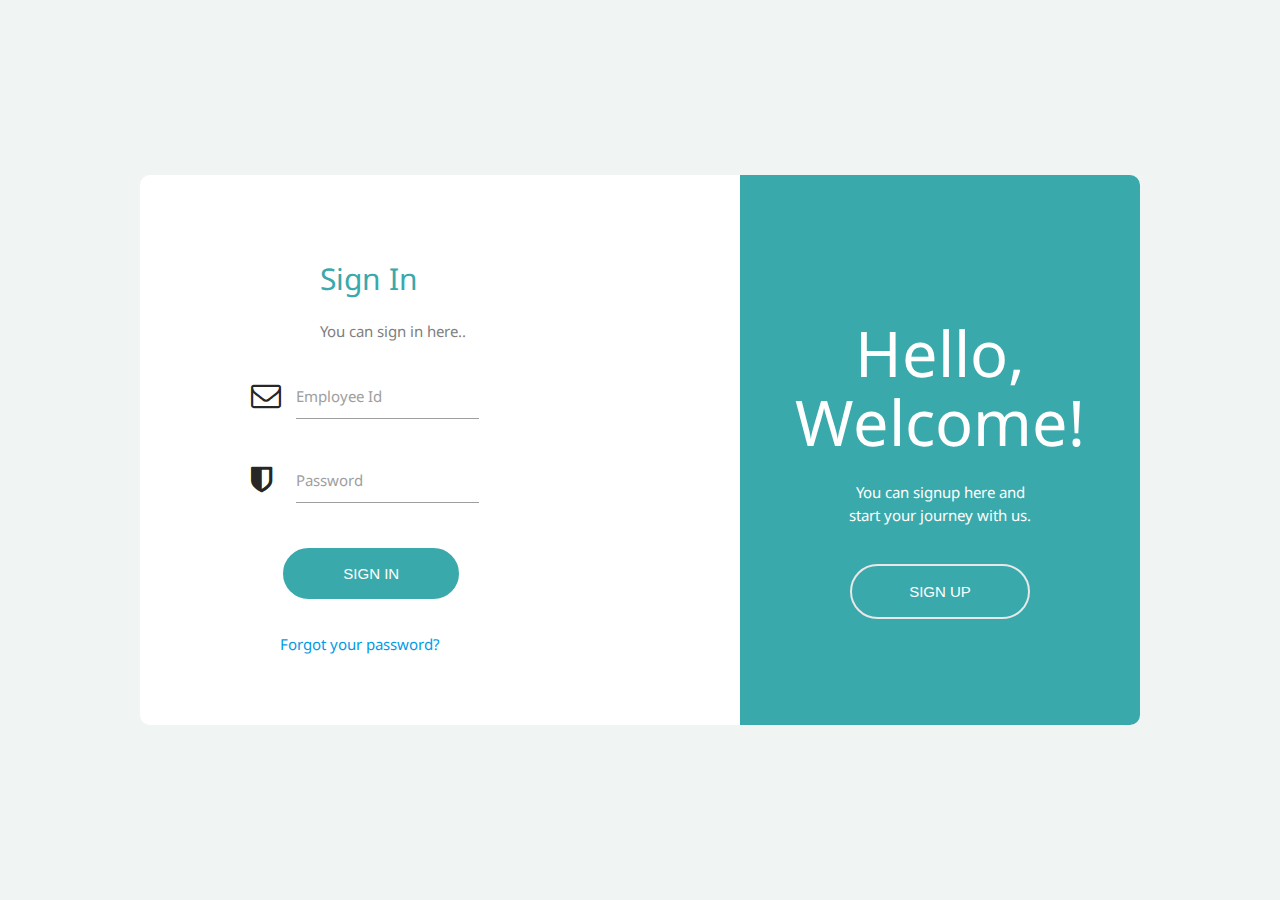
<file: insidelogin1/capstonestatic/index.html>
<!DOCTYPE html>
<html>
<head>
	<!--materialize css-->
	 <!-- Compiled and minified CSS -->
    <link rel="stylesheet" href="https://cdnjs.cloudflare.com/ajax/libs/materialize/1.0.0/css/materialize.min.css">
	<!--welcome google font-->
	<link rel="preconnect" href="https://fonts.gstatic.com">
	<link href="https://fonts.googleapis.com/css2?family=Noto+Sans&display=swap" rel="stylesheet">
	<title></title>
	<!--css file-->
	<link rel="stylesheet" type="text/css" href="index.css">
	<!--mail and password icons-->
	<link rel="stylesheet" href="https://cdnjs.cloudflare.com/ajax/libs/font-awesome/4.7.0/css/font-awesome.min.css">
</head>
<body>
	<article id="maincontainer">
		<div id="signin">
			<br>
			<br>
			<h1 style="color: #3AA9AB;font-size: 30px;margin-left: 180px;">Sign In</h1>
			<p style="color:grey;margin-top: 10px;margin-left: 180px;">You can sign in here..</p>
			<!--form start-->
			<div class="form">
			<div class="row">
    		<form class="col s12" action="/signin" method="post">
      		<div class="row">
        		<div class="input-field col s6">
          		<i class="fa fa-envelope-o prefix" style="font-size: 30px;"></i>
          		<input id="icon_prefix" type="text" class="validate" name="id">
          		<label for="icon_prefix">Employee Id</label>
          		<!--
          		<span class="helper-text" data-error="wrong" data-success="right"></span>-->
        		</div>
        	</div>
        	<div class="row" id="one">
        		<div class="input-field col s6">
          		<i class="fa fa-shield prefix"></i>
          		<input id="icon_telephone" type="password" class="validate" name="password">
          		<label for="icon_telephone">Password</label>
        		</div>
      		</div>
      		<button id="signinbutton">
				SIGN IN
			</button>
    		</form>
  			</div>
  			<br>
  			<p style="margin-left: 40px;margin-top: -10px;">
    		<a href="">Forgot your password?</a>
    		</p>
		</div>
		</div>
		
		<div id="signup">
			<br>
			<p style="margin-top: 120px;">
				<h1>Hello, Welcome!</h1>
				<p>You can signup here and<br>
				start your journey with us.</p>
			</p>
			<br>
			<a href="">
			<button id="signupbutton">
				SIGN UP
			</button>
			</a>
		</div>
	</article>
</body>
<!-- Compiled and minified JavaScript -->
    <script src="https://cdnjs.cloudflare.com/ajax/libs/materialize/1.0.0/js/materialize.min.js"></script>
</html>
</file>
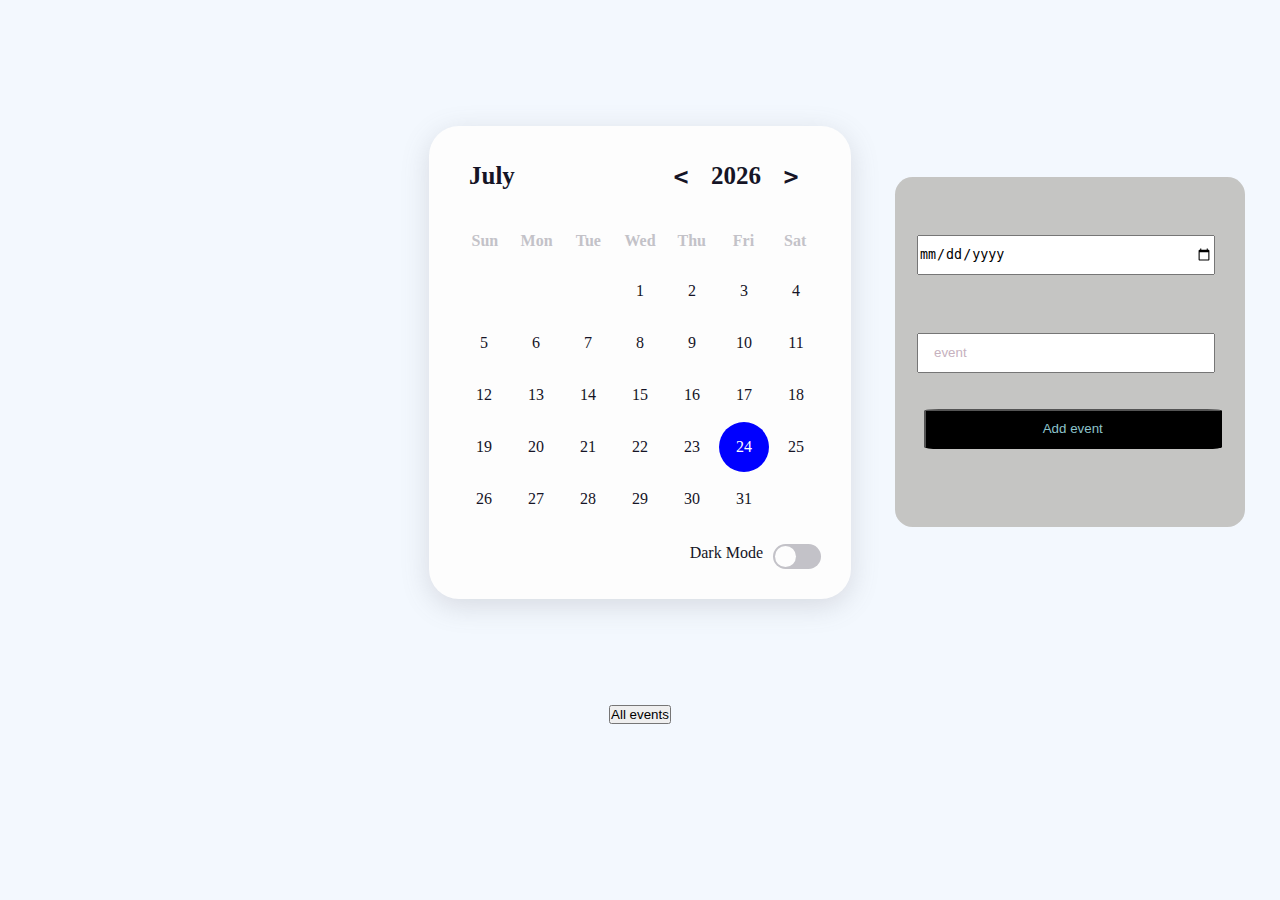
<file: insidelogin1/capstonestatic/calendar.html>
<!DOCTYPE html>
<html lang="en">

<head>
    <meta charset="UTF-8">
    <meta name="viewport" content="width=device-width, initial-scale=1.0">
    <title>
        Calendar
    </title>
    <link rel="stylesheet" href="calendar1.css">
    <link rel="stylesheet" href="calendar2.css">
    <!-- CSS only -->
    <link href="https://cdn.jsdelivr.net/npm/bootstrap@5.0.0-beta3/dist/css/bootstrap.min.css" rel="stylesheet" integrity="sha384-eOJMYsd53ii+scO/bJGFsiCZc+5NDVN2yr8+0RDqr0Ql0h+rP48ckxlpbzKgwra6" crossorigin="anonymous">
</head>

<body class="light">
    
    <div class="calendar">
        <div class="calendar-header">
            <span class="month-picker" id="month-picker">February</span>
            <div class="year-picker">
                <span class="year-change" id="prev-year">
                    <pre><</pre>
                </span>
                <span id="year">2021</span>
                <span class="year-change" id="next-year">
                    <pre>></pre>
                </span>
            </div>
        </div>
        <div class="calendar-body">
            <div class="calendar-week-day">
                <div>Sun</div>
                <div>Mon</div>
                <div>Tue</div>
                <div>Wed</div>
                <div>Thu</div>
                <div>Fri</div>
                <div>Sat</div>
            </div>
            <div class="calendar-days"></div>
        </div>
        <div class="calendar-footer">
            <div class="toggle">
                <span>Dark Mode</span>
                <div class="dark-mode-switch">
                    <div class="dark-mode-switch-ident"></div>
                </div>
            </div>
        </div>
        <!--<a href="/add"><button type="button" class="btn btn-dark">Add an event</button></a>
        <a href="/del"><button type="button" class="btn btn-danger evi">Delete an event</button></a>-->
        <div class="month-list"></div>
    </div>

    <div class="a">
        <br>
        <form action="/calendaraddevent" method="POST">
            
            <input class="d" type="date" name="uname">
            <br>
            <br>
            <input class="d" type="text" name="pass" placeholder="event">
            <br>
            <br>
            <br>
            <button class="e">Add event</button>
            <br>
            <br>
            <span>
            
        </form>
    </div>

    <div class="third">
        <a href="/alleventsincalendar"><button type="button" class="btn btn-success">All events</button></a>
    </div>

    <script src="calendar.js"></script>
</body>

</html>
</file>
<file: insidelogin1/capstonestatic/index.css>
body{
	border: 0px;
	padding: 0px;
	background-color: #f0f4f3;
	background-image: url("https://images.unsplash.com/photo-1555392660-4f93688b1f21?ixid=MXwxMjA3fDB8MHxjb2xsZWN0aW9uLXBhZ2V8MTR8MTcwODI3Nnx8ZW58MHx8fA%3D%3D&ixlib=rb-1.2.1&w=1000&q=80");
}
#maincontainer{
	margin: auto;
	height: 550px;
	width: 1000px;
	background-color: white;
	position: absolute;
  	left: 50%;
  	top: 50%;
  	-webkit-transform: translate(-50%, -50%);
  	transform: translate(-50%, -50%);
  	border-radius: 10px;
}
#signin{
	/*background-color: red;*/
	height: 550px;
	width: 600px;
	border-top-left-radius: 10px;
	border-bottom-left-radius: 10px;
	font-family: 'Noto Sans', sans-serif;
	/*text-align: center;*/
}
.form{
	margin-left:100px;
	/*background-color: blue;*/
}
#one{
	margin-top: -20px;
}
#signup{
	background-color: #3AA9AB;
	/*left: 10%;
  	top: 10%;
  	position: relative;
  	transform: translate(20%, 20%);*/
  	margin-left: 600px;
  	margin-top: -550px;
	height: 550px;
	width: 400px;
	border-bottom-right-radius: 10px;
	border-top-right-radius: 10px;
	color:white;
	font-family: 'Noto Sans', sans-serif;
	text-align: center;
}
#signupbutton{
	width: 180px;
	padding: 17px 45px 17px 45px;
	background-color: #3AA9AB;
	border: 2px solid #E8E8E8;
	color:white;
	cursor: pointer;
	border-radius: 50px;
}
#signinbutton{
	width: 180px;
	padding: 17px 45px 17px 45px;
	background-color: #3AA9AB;
	border: 2px solid white;
	color:white;
	cursor: pointer;
	border-radius: 50px;
	margin-left: 30px;
}
/* Small devices (portrait tablets and large phones, 600px and up) */
@media only screen and (max-width: 600px){
	#maincontainer{
	margin: auto;
	height: 100%;
	width: 100%;
	background-color: white;
	/*position: absolute;*/
	}
	#signin{
	/*background-color: red;*/
	height: 100%;
	width: 100%;
	font-family: 'Noto Sans', sans-serif;
	/*text-align: center;*/
	}
	#signup{
	background-color: #3AA9AB;
	height: 100%;
	width: 100%;
	border-bottom-right-radius: 10px;
	border-top-right-radius: 10px;
	color:white;
	font-family: 'Noto Sans', sans-serif;
	text-align: center;
	}
}
</file>
<file: insidelogin1/capstonestatic/calendar1.css>
body{
	background: black;
}

::placeholder{
	color: #C6B1BE;
	padding-left: 15px;
	border-color:#93999C;
}


.a{
	margin-left: 860px;
	/*margin-top: 75px;*/
	/*margin-top: -200px;*/
	margin-top: -600px;
	height: 350px;
	width: 350px;
	/*background: #E0ECE2;*/
	background: #C5C5C3;
	border-radius: 5%;
}

.b{
	border-radius: 50%;
	height: 120px;
	width: 140px;
	margin-left: 128px;
	margin-top: -50px;
}

.c{
	text-align: center;
	color: #C3C7C4;
}

.d{
	width: 85%;
	height: 40px;
	margin-left: 22px;
    margin-top: 40px;

}

.e{
	margin-left: 29px;
	width: 85%;
	height: 40px;
	background: black;
	color: #8DC3CB;
	border-radius: 5%;
}

.f{
	color: #FFFFFF;
	margin-left: 25px;
}

.g{
	margin-left: 47px;
	margin-top: -20px;
	color: #176A4C;
}


.h{
	margin-left: 250px;
	margin-top: -33px;
	color: #176A4C;
}
</file>
<file: insidelogin1/capstonestatic/calendar2.css>
:root {
    --dark-body: #4d4c5a;
    --dark-main: #141529;
    --dark-second: #79788c;
    --dark-hover: #323048;
    --dark-text: #f8fbff;

    --light-body: #f3f8fe;
    --light-main: #fdfdfd;
    --light-second: #c3c2c8;
    --light-hover: #edf0f5;
    --light-text: #151426;

    --blue: #0000ff;
    --white: #fff;

    --shadow: rgba(100, 100, 111, 0.2) 0px 7px 29px 0px;

    --font-family: cursive;
}

.dark {
    --bg-body: var(--dark-body);
    --bg-main: var(--dark-main);
    --bg-second: var(--dark-second);
    --color-hover: var(--dark-hover);
    --color-txt: var(--dark-text);
}

.light {
    --bg-body: var(--light-body);
    --bg-main: var(--light-main);
    --bg-second: var(--light-second);
    --color-hover: var(--light-hover);
    --color-txt: var(--light-text);
}

* {
    padding: 0;
    margin: 0;
    box-sizing: border-box;
}

html,
body {
    /*height: 100vh;*/
    height: 750px;
    display: grid;
    place-items: center;
    font-family: var(--font-family);
    background-color: var(--bg-body);
}

.calendar {
    /*height: max-content;*/
    /*width: max-content;*/
    background-color: var(--bg-main);
    border-radius: 30px;
    padding: 20px;
    position: relative;
    overflow: hidden;
    margin-top: 100px;
    /*margin-top: 350px;*/
    /* transform: scale(1.25); */
}

.light .calendar {
    box-shadow: var(--shadow);
}

.calendar-header {
    display: flex;
    justify-content: space-between;
    align-items: center;
    font-size: 25px;
    font-weight: 600;
    color: var(--color-txt);
    padding: 10px;
}

.calendar-body {
    padding: 10px;
}

.calendar-week-day {
    height: 50px;
    display: grid;
    grid-template-columns: repeat(7, 1fr);
    font-weight: 600;
}

.calendar-week-day div {
    display: grid;
    place-items: center;
    color: var(--bg-second);
}

.calendar-days {
    display: grid;
    grid-template-columns: repeat(7, 1fr);
    gap: 2px;
    color: var(--color-txt);
}

.calendar-days div {
    width: 50px;
    height: 50px;
    display: flex;
    align-items: center;
    justify-content: center;
    padding: 5px;
    position: relative;
    cursor: pointer;
    animation: to-top 1s forwards;
    /* border-radius: 50%; */
}

.calendar-days div span {
    position: absolute;
}

.calendar-days div:hover span {
    transition: width 0.2s ease-in-out, height 0.2s ease-in-out;
}

.calendar-days div span:nth-child(1),
.calendar-days div span:nth-child(3) {
    width: 2px;
    height: 0;
    background-color: var(--color-txt);
}

.calendar-days div:hover span:nth-child(1),
.calendar-days div:hover span:nth-child(3) {
    height: 100%;
}

.calendar-days div span:nth-child(1) {
    bottom: 0;
    left: 0;
}

.calendar-days div span:nth-child(3) {
    top: 0;
    right: 0;
}

.calendar-days div span:nth-child(2),
.calendar-days div span:nth-child(4) {
    width: 0;
    height: 2px;
    background-color: var(--color-txt);
}

.calendar-days div:hover span:nth-child(2),
.calendar-days div:hover span:nth-child(4) {
    width: 100%;
}

.calendar-days div span:nth-child(2) {
    top: 0;
    left: 0;
}

.calendar-days div span:nth-child(4) {
    bottom: 0;
    right: 0;
}

.calendar-days div:hover span:nth-child(2) {
    transition-delay: 0.2s;
}

.calendar-days div:hover span:nth-child(3) {
    transition-delay: 0.4s;
}

.calendar-days div:hover span:nth-child(4) {
    transition-delay: 0.6s;
}

.calendar-days div.curr-date,
.calendar-days div.curr-date:hover {
    background-color: var(--blue);
    color: var(--white);
    border-radius: 50%;
}

.calendar-days div.curr-date span {
    display: none;
}

.month-picker {
    padding: 5px 10px;
    border-radius: 10px;
    cursor: pointer;
}

.month-picker:hover {
    background-color: var(--color-hover);
}

.year-picker {
    display: flex;
    align-items: center;
}

.year-change {
    height: 40px;
    width: 40px;
    border-radius: 50%;
    display: grid;
    place-items: center;
    margin: 0 10px;
    cursor: pointer;
}

.year-change:hover {
    background-color: var(--color-hover);
}

.calendar-footer {
    padding: 10px;
    display: flex;
    justify-content: flex-end;
    align-items: center;
}

.toggle {
    display: flex;
}

.toggle span {
    margin-right: 10px;
    color: var(--color-txt);
}

.dark-mode-switch {
    position: relative;
    width: 48px;
    height: 25px;
    border-radius: 14px;
    background-color: var(--bg-second);
    cursor: pointer;
}

.dark-mode-switch-ident {
    width: 21px;
    height: 21px;
    border-radius: 50%;
    background-color: var(--bg-main);
    position: absolute;
    top: 2px;
    left: 2px;
    transition: left 0.2s ease-in-out;
}

.dark .dark-mode-switch .dark-mode-switch-ident {
    top: 2px;
    left: calc(2px + 50%);
}

.month-list {
    position: absolute;
    width: 100%;
    height: 100%;
    top: 0;
    left: 0;
    background-color: var(--bg-main);
    padding: 20px;
    grid-template-columns: repeat(3, auto);
    gap: 5px;
    display: grid;
    transform: scale(1.5);
    visibility: hidden;
    pointer-events: none;
}

.month-list.show {
    transform: scale(1);
    visibility: visible;
    pointer-events: visible;
    transition: all 0.2s ease-in-out;
}

.month-list > div {
    display: grid;
    place-items: center;
}

.month-list > div > div {
    width: 100%;
    padding: 5px 20px;
    border-radius: 10px;
    text-align: center;
    cursor: pointer;
    color: var(--color-txt);
}

.month-list > div > div:hover {
    background-color: var(--color-hover);
}

@keyframes to-top {
    0% {
        transform: translateY(100%);
        opacity: 0;
    }
    100% {
        transform: translateY(0);
        opacity: 1;
    }
}

.evi{
    margin-left: 120px;
}
</file>
